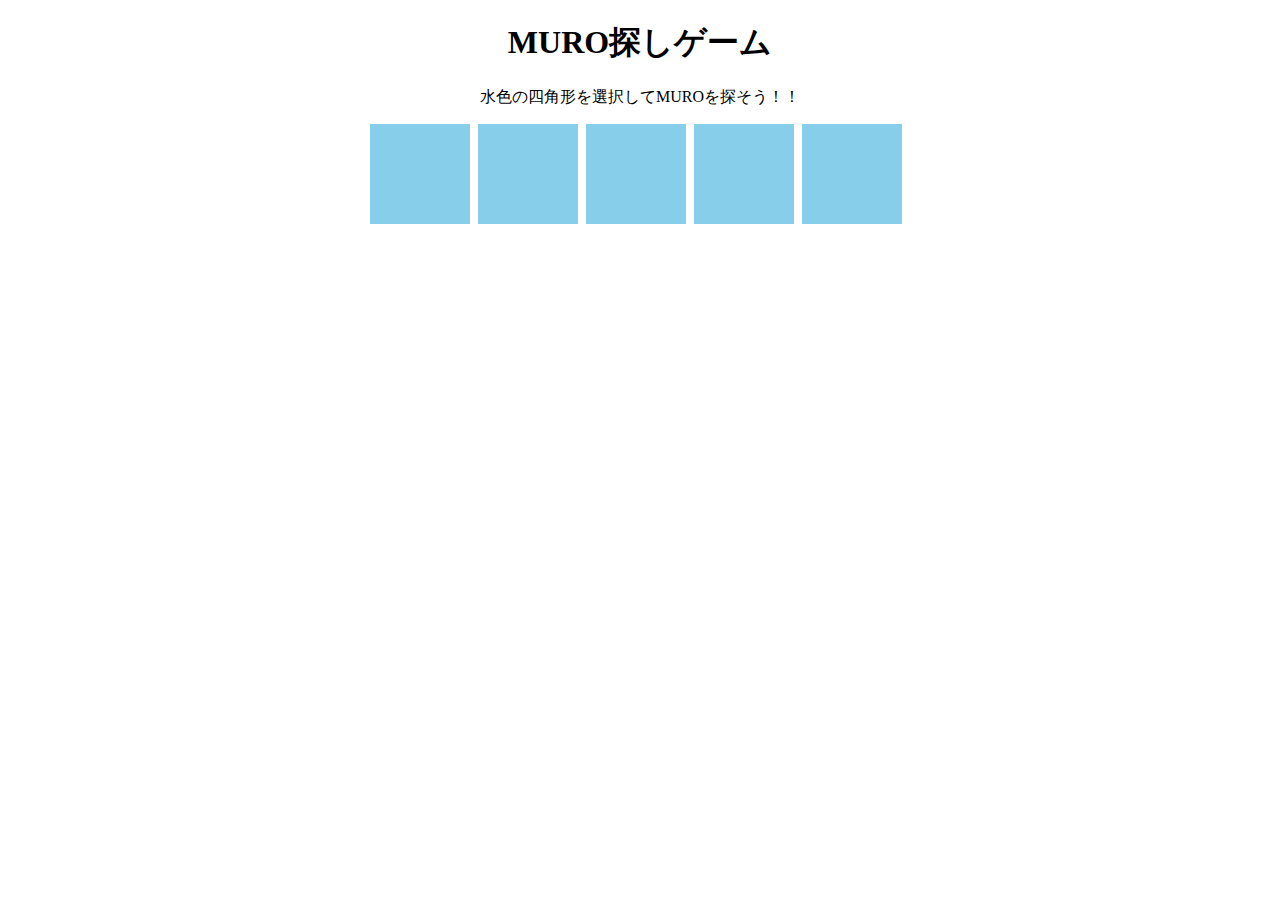
<file: MyJSPractice/index.html>
<!DOCTYPE html>
<html lang="ja">

  <head>
    <meta charset = "utf-8">
    <title>Finding MURO</title>
  </head>
  <link rel="stylesheet" href="css/styles.css">


  <header>
<div class="container">
    <h1>
      MURO探しゲーム
    </h1>
    <p>
      水色の四角形を選択してMUROを探そう！！
    </p>
  </div>
  </header>
  
  
  <body>


 

<script>
    'use strict';
  
  const num = 5; 
  const winner = Math.floor(Math.random() * num);   //0 ~ 4
  
  for (let i = 0; i < num; i++) {
    const div = document.createElement('div')
    div.classList.add('box');
  // div.textContent = i;
  
    div.addEventListener('click', () => {
      // div.classList.toggle('circle');
      if (i === winner){
        div.textContent = 'MURO!!';
        div.classList.add('MURO')
      } else {
        div.textContent = 'muro...';
        div.classList.add('muro');
  
      }
    });
  
    document.body.appendChild(div);
      
   }
  </script>
   <div class="FindingMURO"></div> </div>

  </body>
</html>
</file>
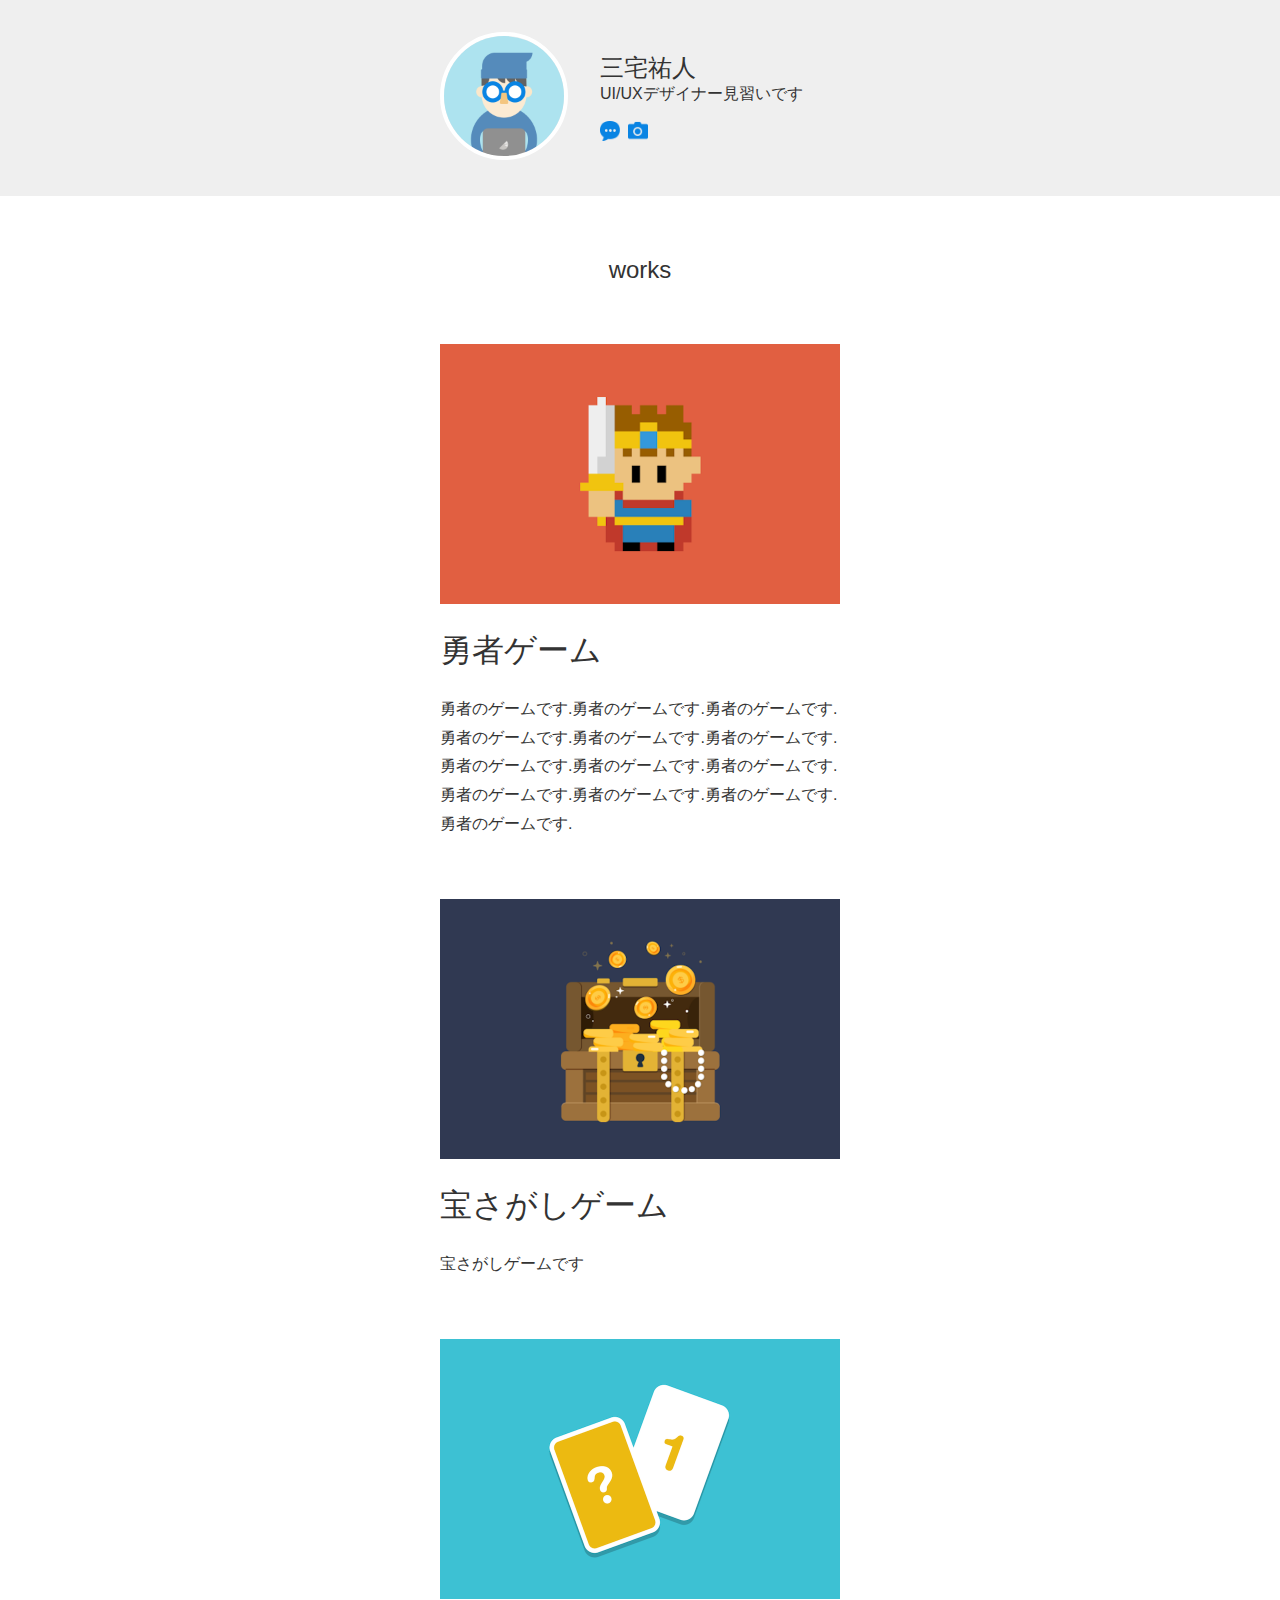
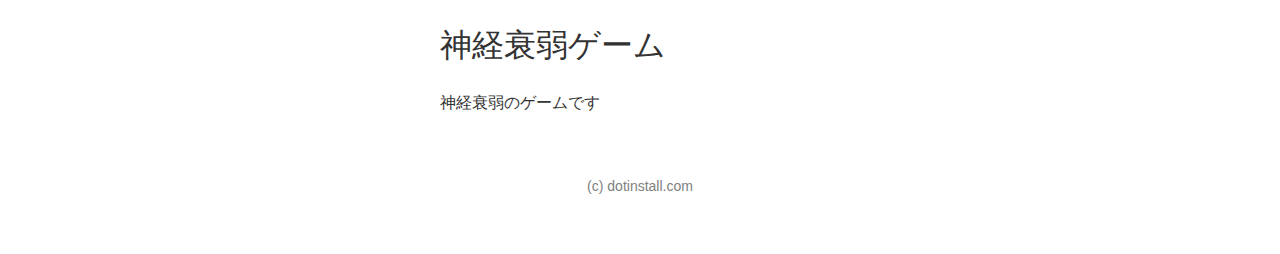
<file: MyPortfolio/index.html>
<!DOCTYPE html>
<html lang="ja">
<head>
  <meta charset="utf-8">
  <title>三宅のポートフォリオサイト</title>
  <link rel="icon" href="favicon.ico">
  <meta name="description" content="三宅のポートフォリオサイトです。">
  <link rel="stylesheet" href="css/styles.css">

</head>
<body>
<header>
  <div  class="container">
    <div class="icon">
      <img src="img/taro.png" width="120" height="120" alt="三宅のアイコンです">
    </div>
    <div class="info">
      <h1>三宅祐人</h1>
      <p>UI/UXデザイナー見習いです</p>
      <ul>
        <li>
          <a href="https://dotinstall.com" target="_blank">
            <img src="img/blog.png" width="20" height="20" alt="ブログサイトへのリンク画像">
          </a>
        </li>
        <li>
          <a href="https://dotinstall.com" target="_blank">
            <img src="img/photos.png" width="20" height="20" alt="写真サイトへのリンク画像">
          </a>
        </li>
      </ul>
    </header>
      </div>

    </div>
  
<!-- 作品紹介 -->
<section class="works">
  <h1>works</h1>
<section>
  <img src="img/work1.png" width ="400" height="260" alt="勇者ゲームの紹介画像">
  <h1>勇者ゲーム</h1>
  <p>勇者のゲームです.勇者のゲームです.勇者のゲームです.勇者のゲームです.勇者のゲームです.勇者のゲームです.勇者のゲームです.勇者のゲームです.勇者のゲームです.勇者のゲームです.勇者のゲームです.勇者のゲームです.勇者のゲームです.</p>
</section>  

<section>
  <img src="img/work2.png" width ="400" height="260" alt="宝さがしゲームの紹介画像">
  <h1>宝さがしゲーム</h1>
  <p>宝さがしゲームです</p>
</section>
  
<section>
  <img src="img/work3.png" width ="400" height="260" alt="神経衰弱の紹介画像">
  <h1>神経衰弱ゲーム</h1>
  <p>神経衰弱のゲームです</p>
</section>

 </section>

<footer>
  <p>(c) dotinstall.com</p>
</footer>


</body>
</html>
</file>
<file: MyJSPractice/css/styles.css>
.container{
  /* background-color: pink; */
  width: 400px;
  margin-left: auto;
  margin-right: auto;

  align-items: center;
}

.box {
  width: 100px;
  height: 100px;
  background-color: skyblue;
  cursor:pointer;
  transition: 0.8s;
  margin: 0 8px 8px 0;
  text-align: center;
  line-height: 100px;
  display:inline-block;
 
}
.MURO{
  background: pink;
  border-radius: 50%;
transform: rotate(360deg);
}
.muro {
  transform: scale(0.9);
}

body {
  /* display: flex;    */
  /* 対象を横に並べる */
  flex-wrap : wrap;/*対象が多いとき折り返す*/
  /* background-color: yellow */
  text-align: center;
}

.FindingMURO{
  display: flex;
   background-color: tomato;
}
</file>
<file: MyPortfolio/css/styles.css>
body {
  color: #333;
  font-family: verdana, sans-serif;

  margin:0;
}

header{
  background-color: #efefef;
  padding-top: 32px;
  padding-bottom: 32px;
}

.container{
  /* background-color: pink; */
  width: 400px;
  margin-left: auto;
  margin-right: auto;
  display: flex;
  align-items: center;
}

.icon{
  /* background-color: skyblue; */
}
.icon img {
  /* border-radius: 20px */
  border-radius: 50%;
  border-width: 4px;
  border-style: solid;
  border-color: white;

}

.info{
  /* background-color: tomato; */
margin-left: 32px
}

.info h1 {
  font-weight: normal;
  font-size: 24px;
  margin: 0;
}

.info p {
  margin:0;
  margin-bottom: 16px;
}

.info ul {
  margin: 0;
  padding: 0;
  list-style-type: none;
  display: flex;

}

.info ul li {
  margin-right: 8px;
}

.works {
  width: 400px;
  margin-left: auto;
  margin-right: auto;
}

.works > h1 {
  font-weight: normal;
  font-size: 24px;
  text-align: center;
  margin-top: 60px;
  margin-bottom: 60px;
}

.works > section {
  margin-bottom: 60px;
}

.works > section > h1 {
  font-weight: normal;
}

.works p {
line-height: 1.8;
}

footer p {
  text-align: center;
  font-size: 14px;
  margin-bottom: 60px;
  color: gray;

}
</file>
